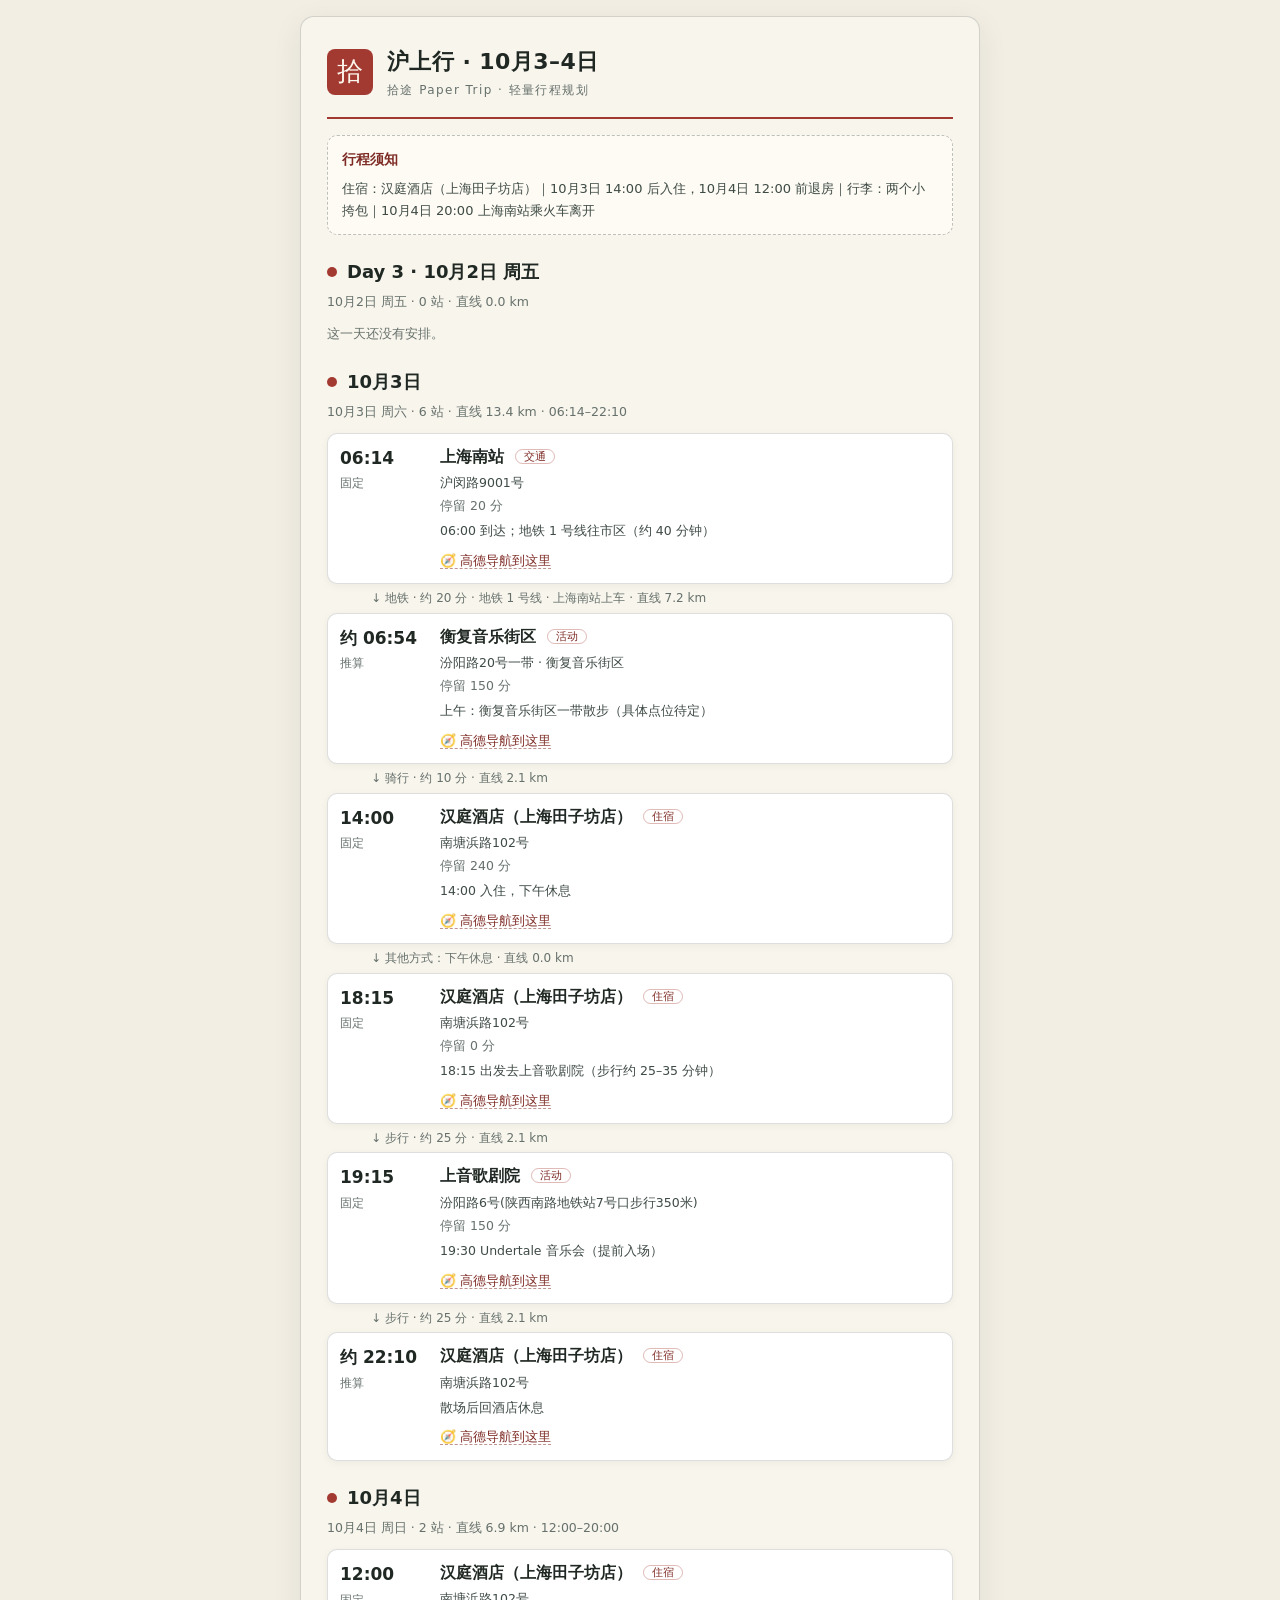
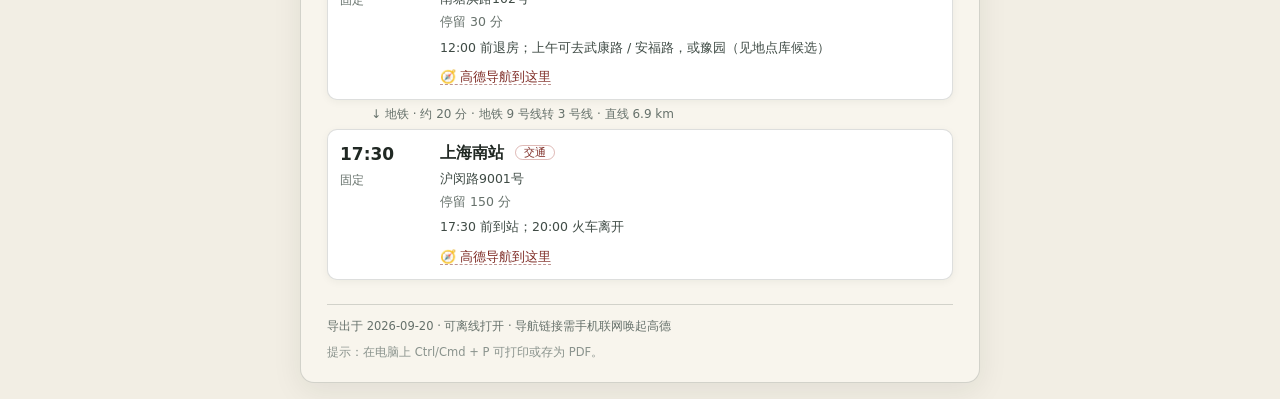
<file: 沪上行-行程单.html>
<!DOCTYPE html>
<html lang="zh-CN">

<head>
    <meta charset="UTF-8">
    <meta name="viewport" content="width=device-width, initial-scale=1.0">
    <title>行程单 · 沪上行 · 10月3–4日</title>
    <style>
        :root {
            color-scheme: light
        }

        * {
            box-sizing: border-box;
            margin: 0;
            padding: 0
        }

        body {
            background: #f2eee4;
            color: #202823;
            font: 15px/1.7 "PingFang SC", "Microsoft YaHei", system-ui, sans-serif;
            padding: 16px
        }

        .sheet {
            max-width: 680px;
            margin: 0 auto;
            background: #f8f5ed;
            border: 1px solid rgba(43, 54, 48, .18);
            border-radius: 14px;
            padding: 26px 26px 20px;
            box-shadow: 0 8px 30px rgba(24, 32, 28, .08)
        }

        .sheet-head {
            display: flex;
            gap: 14px;
            align-items: center;
            padding-bottom: 16px;
            border-bottom: 2px solid #a33a31
        }

        .seal {
            display: grid;
            place-items: center;
            width: 46px;
            height: 46px;
            border-radius: 8px;
            background: #a33a31;
            color: #fdf6ec;
            font-size: 26px;
            font-family: "KaiTi", "STKaiti", serif
        }

        h1 {
            font-size: 22px;
            letter-spacing: .02em
        }

        .brand {
            color: #66716b;
            font-size: 12px;
            letter-spacing: .12em
        }

        .trip-note {
            margin-top: 16px;
            padding: 12px 14px;
            border: 1px dashed rgba(43, 54, 48, .3);
            border-radius: 10px;
            background: #fdfbf4
        }

        .trip-note h2 {
            font-size: 14px;
            color: #7e2b25;
            margin-bottom: 6px
        }

        .trip-note p {
            font-size: 13px;
            color: #3f4b45
        }

        .day {
            margin-top: 22px
        }

        .day h2 {
            display: flex;
            align-items: center;
            gap: 10px;
            font-size: 18px
        }

        .day h2::before {
            content: "";
            width: 10px;
            height: 10px;
            border-radius: 50%;
            background: #a33a31
        }

        .day-meta {
            margin: 4px 0 10px;
            color: #66716b;
            font-size: 12.5px
        }

        .stops {
            list-style: none
        }

        .stop {
            display: grid;
            grid-template-columns: 88px 1fr;
            gap: 12px;
            padding: 10px 12px;
            border: 1px solid rgba(43, 54, 48, .16);
            border-radius: 10px;
            background: #fff;
            box-shadow: 0 2px 8px rgba(24, 32, 28, .05);
            page-break-inside: avoid;
            break-inside: avoid
        }

        .stop.is-late {
            border-left: 3px solid #a33a31
        }

        .stop-time {
            display: flex;
            flex-direction: column;
            gap: 2px
        }

        .stop-time strong {
            font-size: 17px;
            font-variant-numeric: tabular-nums
        }

        .stop-time strong.late {
            color: #a33a31;
            font-size: 14px
        }

        .stop-time span {
            color: #66716b;
            font-size: 11.5px
        }

        .stop-body h3 {
            font-size: 15.5px
        }

        .stop-body h3 em {
            font-style: normal;
            font-size: 11px;
            font-weight: 500;
            color: #7e2b25;
            border: 1px solid rgba(163, 58, 49, .35);
            border-radius: 99px;
            padding: 0 8px;
            margin-left: 6px;
            vertical-align: 2px
        }

        .addr {
            color: #3f4b45;
            font-size: 12.5px;
            margin-top: 2px
        }

        .stop-meta {
            color: #66716b;
            font-size: 12.5px;
            margin-top: 2px
        }

        .note {
            color: #3f4b45;
            font-size: 12.5px;
            margin-top: 4px
        }

        .links {
            margin-top: 6px
        }

        .links a {
            color: #7e2b25;
            font-size: 13px;
            text-decoration: none;
            border-bottom: 1px dashed rgba(126, 43, 37, .5)
        }

        .transit {
            list-style: none;
            margin: 4px 0 4px 44px;
            color: #66716b;
            font-size: 12px
        }

        .empty {
            color: #66716b;
            font-size: 13px
        }

        .sheet-foot {
            margin-top: 24px;
            padding-top: 12px;
            border-top: 1px solid rgba(43, 54, 48, .18);
            color: #66716b;
            font-size: 11.5px
        }

        .print-tip {
            margin-top: 6px;
            color: #8a938d;
            font-size: 11.5px
        }

        @media print {
            body {
                background: #fff;
                padding: 0
            }

            .sheet {
                border: none;
                box-shadow: none;
                max-width: none
            }

            .print-tip {
                display: none
            }

            .links a {
                color: #000
            }
        }

        @media (max-width:520px) {
            .sheet {
                padding: 18px 14px
            }

            .stop {
                grid-template-columns: 70px 1fr;
                gap: 8px
            }
        }
    </style>
</head>

<body>
    <main class="sheet">
        <header class="sheet-head">
            <div class="seal">拾</div>
            <div>
                <h1>沪上行 · 10月3–4日</h1>
                <p class="brand">拾途 Paper Trip · 轻量行程规划</p>
            </div>
        </header>
        <section class="trip-note">
            <h2>行程须知</h2>
            <p>住宿：汉庭酒店（上海田子坊店）｜10月3日 14:00 后入住，10月4日 12:00 前退房｜行李：两个小挎包｜10月4日 20:00 上海南站乘火车离开</p>
        </section>
        <section class="day">
            <h2>Day 3 · 10月2日 周五</h2>
            <p class="day-meta">10月2日 周五 · 0 站 · 直线 0.0 km</p>
            <p class="empty">这一天还没有安排。</p>
        </section>
        <section class="day">
            <h2>10月3日</h2>
            <p class="day-meta">10月3日 周六 · 6 站 · 直线 13.4 km · 06:14–22:10</p>
            <ul class="stops">
                <li class="stop">
                    <div class="stop-time"><strong>06:14</strong><span>固定</span></div>
                    <div class="stop-body">
                        <h3>上海南站 <em>交通</em></h3>
                        <p class="addr">沪闵路9001号</p>
                        <p class="stop-meta">停留 20 分</p>
                        <p class="note">06:00 到达；地铁 1 号线往市区（约 40 分钟）</p>
                        <p class="links"><a
                                href="https://uri.amap.com/navigation?to=121.429462,31.153127,%E4%B8%8A%E6%B5%B7%E5%8D%97%E7%AB%99&mode=bus&callnative=1&coordinate=gaode&src=xingji">🧭
                                高德导航到这里</a></p>
                    </div>
                </li>
                <li class="transit">↓ 地铁 · 约 20 分 · 地铁 1 号线 · 上海南站上车 · 直线 7.2 km</li>
                <li class="stop">
                    <div class="stop-time"><strong>约 06:54</strong><span>推算</span></div>
                    <div class="stop-body">
                        <h3>衡复音乐街区 <em>活动</em></h3>
                        <p class="addr">汾阳路20号一带 · 衡复音乐街区</p>
                        <p class="stop-meta">停留 150 分</p>
                        <p class="note">上午：衡复音乐街区一带散步（具体点位待定）</p>
                        <p class="links"><a
                                href="https://uri.amap.com/navigation?to=121.454668,31.213711,%E8%A1%A1%E5%A4%8D%E9%9F%B3%E4%B9%90%E8%A1%97%E5%8C%BA&mode=bus&callnative=1&coordinate=gaode&src=xingji">🧭
                                高德导航到这里</a></p>
                    </div>
                </li>
                <li class="transit">↓ 骑行 · 约 10 分 · 直线 2.1 km</li>
                <li class="stop">
                    <div class="stop-time"><strong>14:00</strong><span>固定</span></div>
                    <div class="stop-body">
                        <h3>汉庭酒店（上海田子坊店） <em>住宿</em></h3>
                        <p class="addr">南塘浜路102号</p>
                        <p class="stop-meta">停留 240 分</p>
                        <p class="note">14:00 入住，下午休息</p>
                        <p class="links"><a
                                href="https://uri.amap.com/navigation?to=121.47242,31.203067,%E6%B1%89%E5%BA%AD%E9%85%92%E5%BA%97%EF%BC%88%E4%B8%8A%E6%B5%B7%E7%94%B0%E5%AD%90%E5%9D%8A%E5%BA%97%EF%BC%89&mode=bus&callnative=1&coordinate=gaode&src=xingji">🧭
                                高德导航到这里</a></p>
                    </div>
                </li>
                <li class="transit">↓ 其他方式：下午休息 · 直线 0.0 km</li>
                <li class="stop">
                    <div class="stop-time"><strong>18:15</strong><span>固定</span></div>
                    <div class="stop-body">
                        <h3>汉庭酒店（上海田子坊店） <em>住宿</em></h3>
                        <p class="addr">南塘浜路102号</p>
                        <p class="stop-meta">停留 0 分</p>
                        <p class="note">18:15 出发去上音歌剧院（步行约 25–35 分钟）</p>
                        <p class="links"><a
                                href="https://uri.amap.com/navigation?to=121.47242,31.203067,%E6%B1%89%E5%BA%AD%E9%85%92%E5%BA%97%EF%BC%88%E4%B8%8A%E6%B5%B7%E7%94%B0%E5%AD%90%E5%9D%8A%E5%BA%97%EF%BC%89&mode=bus&callnative=1&coordinate=gaode&src=xingji">🧭
                                高德导航到这里</a></p>
                    </div>
                </li>
                <li class="transit">↓ 步行 · 约 25 分 · 直线 2.1 km</li>
                <li class="stop">
                    <div class="stop-time"><strong>19:15</strong><span>固定</span></div>
                    <div class="stop-body">
                        <h3>上音歌剧院 <em>活动</em></h3>
                        <p class="addr">汾阳路6号(陕西南路地铁站7号口步行350米)</p>
                        <p class="stop-meta">停留 150 分</p>
                        <p class="note">19:30 Undertale 音乐会（提前入场）</p>
                        <p class="links"><a
                                href="https://uri.amap.com/navigation?to=121.455425,31.214725,%E4%B8%8A%E9%9F%B3%E6%AD%8C%E5%89%A7%E9%99%A2&mode=bus&callnative=1&coordinate=gaode&src=xingji">🧭
                                高德导航到这里</a></p>
                    </div>
                </li>
                <li class="transit">↓ 步行 · 约 25 分 · 直线 2.1 km</li>
                <li class="stop">
                    <div class="stop-time"><strong>约 22:10</strong><span>推算</span></div>
                    <div class="stop-body">
                        <h3>汉庭酒店（上海田子坊店） <em>住宿</em></h3>
                        <p class="addr">南塘浜路102号</p>
                        <p class="note">散场后回酒店休息</p>
                        <p class="links"><a
                                href="https://uri.amap.com/navigation?to=121.47242,31.203067,%E6%B1%89%E5%BA%AD%E9%85%92%E5%BA%97%EF%BC%88%E4%B8%8A%E6%B5%B7%E7%94%B0%E5%AD%90%E5%9D%8A%E5%BA%97%EF%BC%89&mode=bus&callnative=1&coordinate=gaode&src=xingji">🧭
                                高德导航到这里</a></p>
                    </div>
                </li>
            </ul>
        </section>
        <section class="day">
            <h2>10月4日</h2>
            <p class="day-meta">10月4日 周日 · 2 站 · 直线 6.9 km · 12:00–20:00</p>
            <ul class="stops">
                <li class="stop">
                    <div class="stop-time"><strong>12:00</strong><span>固定</span></div>
                    <div class="stop-body">
                        <h3>汉庭酒店（上海田子坊店） <em>住宿</em></h3>
                        <p class="addr">南塘浜路102号</p>
                        <p class="stop-meta">停留 30 分</p>
                        <p class="note">12:00 前退房；上午可去武康路 / 安福路，或豫园（见地点库候选）</p>
                        <p class="links"><a
                                href="https://uri.amap.com/navigation?to=121.47242,31.203067,%E6%B1%89%E5%BA%AD%E9%85%92%E5%BA%97%EF%BC%88%E4%B8%8A%E6%B5%B7%E7%94%B0%E5%AD%90%E5%9D%8A%E5%BA%97%EF%BC%89&mode=bus&callnative=1&coordinate=gaode&src=xingji">🧭
                                高德导航到这里</a></p>
                    </div>
                </li>
                <li class="transit">↓ 地铁 · 约 20 分 · 地铁 9 号线转 3 号线 · 直线 6.9 km</li>
                <li class="stop">
                    <div class="stop-time"><strong>17:30</strong><span>固定</span></div>
                    <div class="stop-body">
                        <h3>上海南站 <em>交通</em></h3>
                        <p class="addr">沪闵路9001号</p>
                        <p class="stop-meta">停留 150 分</p>
                        <p class="note">17:30 前到站；20:00 火车离开</p>
                        <p class="links"><a
                                href="https://uri.amap.com/navigation?to=121.429462,31.153127,%E4%B8%8A%E6%B5%B7%E5%8D%97%E7%AB%99&mode=bus&callnative=1&coordinate=gaode&src=xingji">🧭
                                高德导航到这里</a></p>
                    </div>
                </li>
            </ul>
        </section>
        <footer class="sheet-foot">导出于 2026-09-20 · 可离线打开 · 导航链接需手机联网唤起高德</footer>
        <p class="print-tip">提示：在电脑上 Ctrl/Cmd + P 可打印或存为 PDF。</p>
    </main>
</body>

</html>
</file>
